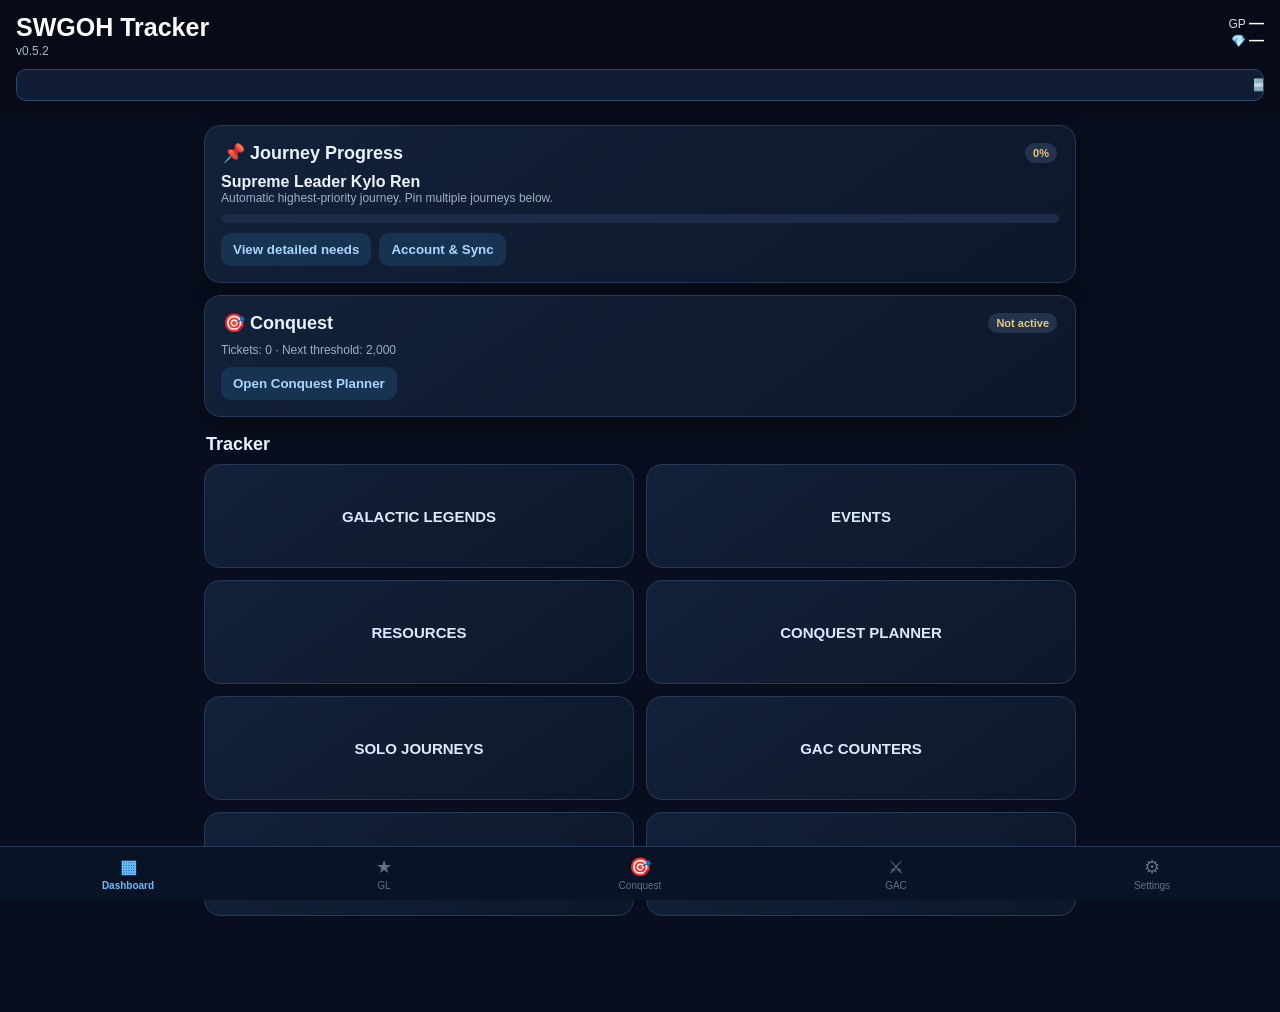
<file: swgoh/index.html>
<!doctype html>
<html lang="en">
<head>
<meta charset="utf-8"><meta name="viewport" content="width=device-width,initial-scale=1,viewport-fit=cover">
<meta name="theme-color" content="#080e1d"><meta name="apple-mobile-web-app-capable" content="yes">
<title>SWGOH Hub · Calendar Edition</title>
<style>
:root{--bg:#080e1d;--card:#101b31;--ink:#edf4ff;--muted:#9eafc9;--line:#263957;--nav:#060b17;--accent:#55b7ff;--good:#39c98a;--warn:#e2b45b;--danger:#ff737d}
*{box-sizing:border-box}body{margin:0;background:var(--bg);color:var(--ink);font-family:-apple-system,BlinkMacSystemFont,"Segoe UI",sans-serif}
header{background:var(--nav);color:#fff;padding:calc(env(safe-area-inset-top) + 14px) 16px 10px;position:sticky;top:0;z-index:20;box-shadow:0 2px 12px #0002}
.top{display:flex;justify-content:space-between;gap:12px;align-items:flex-start}.brand h1{margin:0;font-size:25px;line-height:1.05}.version{color:#aeb8ca;font-size:12px;margin-top:4px}.accountStats{text-align:right;font-size:12px;color:#d5dbea}.accountStats b{font-size:15px;color:#fff}
.news{margin-top:11px;background:#101d35;border:1px solid #2b4770;border-radius:10px;padding:8px 10px;font-size:12px;white-space:nowrap;overflow:hidden;cursor:pointer}.ticker{display:inline-block;padding-left:100%;animation:ticker 18s linear infinite}.news:hover .ticker{animation-play-state:paused}@keyframes ticker{from{transform:translateX(0)}to{transform:translateX(-100%)}}
.main{padding:14px 14px 96px;max-width:900px;margin:auto}.card{background:var(--card);border:1px solid var(--line);border-radius:16px;padding:15px;margin-bottom:12px;box-shadow:0 8px 24px #0005}
.hero{padding:16px}.sectionHead{display:flex;justify-content:space-between;align-items:center;margin:17px 2px 9px}.sectionHead h2{font-size:18px;margin:0}.grid{display:grid;grid-template-columns:1fr 1fr;gap:12px}.tile{background:var(--card);border:1px solid var(--line);border-radius:16px;min-height:104px;padding:16px;display:flex;align-items:center;justify-content:center;text-align:center;font-weight:750;font-size:15px;box-shadow:0 1px 2px #00000008;cursor:pointer}.tile:active{transform:scale(.98)}
.stat{font-size:27px;font-weight:800}.small{font-size:12px;color:var(--muted)}.muted{color:var(--muted)}.row{display:flex;gap:10px;align-items:center}.grow{flex:1}.pill,.chip{display:inline-block;background:#183252;color:#8acbff;padding:4px 8px;border-radius:999px;font-size:11px;font-weight:750}.chip{margin-top:4px}
.bar{height:9px;background:#1c2c46;border-radius:99px;overflow:hidden;margin-top:9px}.bar i{display:block;height:100%;background:linear-gradient(90deg,var(--accent),#e2b45b);border-radius:99px}
.btn{border:0;border-radius:10px;padding:9px 12px;background:var(--accent);color:#fff;font-weight:700;cursor:pointer}.secondary{background:#eaf0ff;color:#1d4ed8}.danger{background:#fee2e2;color:var(--danger)}.actions{display:flex;gap:8px;flex-wrap:wrap;margin-top:10px}
input,select,textarea{width:100%;padding:11px;border:1px solid #d0d5dd;border-radius:10px;font:inherit;background:#0d1930;color:#c6d5eb}label{font-size:12px;color:var(--muted);display:block;margin:9px 0 5px}
.item{padding:12px 0;border-bottom:1px solid var(--line)}.item:last-child{border-bottom:0}.name{font-weight:750}.two{display:grid;grid-template-columns:1fr 1fr;gap:12px}.three{display:grid;grid-template-columns:repeat(3,1fr);gap:10px}
.status{padding:10px;border-radius:10px;background:#172641;margin-top:10px;font-size:12px}.status.good{background:#103b34;color:#8af0c0}.status.warn{background:#3c2d13;color:#f4d18a}.status.bad{background:#3d1b29;color:#ffabb2}
.empty{text-align:center;padding:24px;color:var(--muted)}details summary{cursor:pointer;font-weight:750}.notice{border-left:4px solid var(--accent);padding-left:10px}.rank{font-size:11px;color:var(--muted);font-weight:700}
.nav{position:fixed;bottom:0;left:0;right:0;background:#091326;border-top:1px solid #263957;display:grid;grid-template-columns:repeat(5,1fr);z-index:30;padding-bottom:env(safe-area-inset-bottom)}.nav button{border:0;background:transparent;padding:9px 3px;color:#667085;font-size:10px;cursor:pointer}.nav button span{display:block;font-size:18px;margin-bottom:2px}.nav button.active{color:#8acbff;font-weight:800}
@media(max-width:520px){.grid{gap:9px}.tile{min-height:92px;font-size:13px}.three{grid-template-columns:1fr}.two{grid-template-columns:1fr 1fr}}
input::placeholder{color:#7488a5}select option{background:#0d1930;color:#edf4ff}.card,.tile{background:linear-gradient(145deg,#12213a,#0d172a);border-color:#263957}.tile{color:#dceaff}.sectionHead h2{color:#eaf3ff}.bar i{background:linear-gradient(90deg,#42aaff,#e2b45b)}.nav button.active{color:#65bdff}.btn{background:linear-gradient(135deg,#238bd8,#1764ad)}.btn.secondary{background:#183252;color:#a7d8ff}.pill,.chip{background:#24334c;color:#e7c77c}.news{background:#101d35;border-color:#29466d}</style></head>
<body>
<header><div class="top"><div class="brand"><h1>SWGOH Tracker</h1><div class="version">v0.5.2</div></div><div class="accountStats"><div>GP <b id="gp">—</b></div><div>💎 <b id="crystals">—</b></div></div></div><div class="news" id="news"></div></header>
<main class="main" id="app"></main><div class="nav" id="nav"></div>
<script src="./config.js"></script>
<script>
(()=>{'use strict';
const KEY='swgoh-tracker-v052', APP_VERSION='0.5.2';
const defaults={allyCode:'',profile:null,roster:[],lastSync:'',syncHistory:[],crystals:null,tab:'dashboard',pins:[],priorityOverrides:{},resources:{},events:[],savedTeams:[],conquest:{active:false,progress:0,tickets:0,nextTickets:2000,sector:'—',featsDone:0,featsTotal:0,nextStart:''}};
let state=load(),tab=state.tab||'dashboard';
const nav=[['dashboard','▦','Dashboard'],['gl','★','GL'],['conquest','🎯','Conquest'],['gac','⚔','GAC'],['settings','⚙','Settings']];
const journeys=[
{id:'slkr',name:'Supreme Leader Kylo Ren',type:'GL'},{id:'rey',name:'Rey',type:'GL'},{id:'jml',name:'Jedi Master Luke Skywalker',type:'GL'},{id:'jmk',name:'Jedi Master Kenobi',type:'GL'},{id:'lv',name:'Lord Vader',type:'GL'},{id:'jabba',name:'Jabba the Hutt',type:'GL'},{id:'leia',name:'Leia Organa',type:'GL'},{id:'ph',name:'Pirate King Hondo Ohnaka',type:'GL'},
{id:'aphra',name:'Doctor Aphra',type:'Solo'},{id:'executor',name:'Executor',type:'Solo'},{id:'profundity',name:'Profundity',type:'Solo'},{id:'raddus',name:'Raddus',type:'Solo'}
];
const gacCounters=[['Jabba the Hutt','Leia Organa'],['Lord Vader','Jedi Master Kenobi'],['Supreme Leader Kylo Ren','Jabba the Hutt'],['Rey','Supreme Leader Kylo Ren'],['General Skywalker','Darth Revan'],['Executor','Profundity'],['Profundity','Executor']];
const news=['🆕 v0.5.2 — Functional sync and UI fixes','🔄 Ally Code sync now uses SWGOH.GG public data','🎯 Conquest Planner and ticket tracking','📌 Pinned Journey Progress and manual priorities','⚙️ Settings and repository-editable roadmap'];
function load(){try{return {...defaults,...JSON.parse(localStorage.getItem(KEY)||'{}')}}catch(e){return {...defaults}}}
function save(){state.tab=tab;localStorage.setItem(KEY,JSON.stringify(state))}
function esc(x){return String(x??'').replace(/[&<>"']/g,c=>({'&':'&amp;','<':'&lt;','>':'&gt;','"':'&quot;',"'":'&#39;'}[c]))}
function fmt(n){return n==null||n===''?'—':Number(n).toLocaleString()} function pct(n){return Math.max(0,Math.min(100,Math.round(Number(n)||0)))}
function chars(){return state.roster.filter(x=>!x.ship)}
function progress(x){if(x.progress!=null)return pct(x.progress);return pct((Number(x.currentTier||0)/13)*70+(Number(x.relicTier||0)/9)*30)}
function journeyItems(type){return journeys.filter(j=>type==='all'||j.type===type).map(j=>{let r=state.roster.find(x=>x.name&&x.name.toLowerCase()===j.name.toLowerCase());return {...j,roster:r,progress:r?progress(r):0,pinned:state.pins.includes(j.id),override:state.priorityOverrides[j.id]??null}})}
function sorted(type){return journeyItems(type).sort((a,b)=>{let ao=a.override??0,bo=b.override??0;if(ao!==bo)return bo-ao;if(a.pinned!==b.pinned)return b.pinned-a.pinned;if((a.progress===100)!=(b.progress===100))return a.progress===100?1:-1;return b.progress-a.progress})}
function pageNav(p){tab=p;save();render()}
function render(){
document.getElementById('app').innerHTML=pages[tab]();
document.getElementById('nav').innerHTML=nav.map(x=>`<button class="${tab===x[0]?'active':''}" data-tab="${x[0]}"><span>${x[1]}</span>${x[2]}</button>`).join('');
document.querySelectorAll('[data-tab]').forEach(b=>b.onclick=()=>pageNav(b.dataset.tab));
document.querySelectorAll('[data-page]').forEach(b=>b.onclick=()=>pageNav(b.dataset.page));bind();
document.getElementById('gp').textContent=fmt(state.profile?.gp??state.profile?.galacticPower);
document.getElementById('crystals').textContent=fmt(state.crystals);
if(tab==='settings')loadUpcoming();
}
function progressCard(){let j=sorted('GL').find(x=>x.progress<100)||sorted('GL')[0];return `<div class="card hero"><div class="sectionHead" style="margin-top:0"><h2>📌 Journey Progress</h2><span class="pill">${j?pct(j.progress):0}%</span></div><div class="name">${esc(j?.name||'No journey selected')}</div><div class="small">${state.pins.length?'Pinned: '+state.pins.map(id=>esc(journeys.find(x=>x.id===id)?.name||id)).join(', '):'Automatic highest-priority journey. Pin multiple journeys below.'}</div><div class="bar"><i style="width:${pct(j?.progress)}%"></i></div><div class="actions"><button class="btn secondary" data-page="gl">View detailed needs</button><button class="btn secondary" data-page="settings">Account & Sync</button></div></div>`}
const pages={
dashboard(){return `${progressCard()}<div class="card hero"><div class="sectionHead" style="margin-top:0"><h2>🎯 Conquest</h2><span class="pill">${state.conquest.active?pct(state.conquest.progress)+'%':'Not active'}</span></div><div class="small">Tickets: ${fmt(state.conquest.tickets)} · Next threshold: ${fmt(state.conquest.nextTickets)}</div><div class="actions"><button class="btn secondary" data-page="conquest">Open Conquest Planner</button></div></div><div class="sectionHead"><h2>Tracker</h2></div><div class="grid">${[['gl','GALACTIC LEGENDS'],['events','EVENTS'],['resources','RESOURCES'],['conquest','CONQUEST PLANNER'],['solo','SOLO JOURNEYS'],['gac','GAC COUNTERS'],['characters','CHARACTERS'],['teams','TEAMS']].map(x=>`<div class="tile" data-page="${x[0]}">${x[1]}</div>`).join('')}</div>`},
gl(){return journeyPage('Galactic Legends','Roster-driven GL progress. Completed journeys go to the bottom; highest progress first.','GL')},
solo(){return journeyPage('Solo Journeys','Independent journey and ship progression.','Solo')},
priorities(){let l=sorted('all');return `<div class="sectionHead"><h2>My Priorities</h2></div><div class="card"><div class="small">Automatic ranking uses progress, pins and completion. Manual overrides take precedence.</div></div><div class="card">${l.map((j,i)=>`<div class="item"><div class="row"><div class="grow"><span class="rank">#${i+1}</span> <span class="name">${esc(j.name)}</span><div class="small">${j.type} · ${j.progress}%</div></div><select data-priority="${j.id}"><option value="">Automatic</option><option value="100" ${j.override===100?'selected':''}>Highest</option><option value="80" ${j.override===80?'selected':''}>High</option><option value="50" ${j.override===50?'selected':''}>Medium</option><option value="20" ${j.override===20?'selected':''}>Low</option></select></div></div>`).join('')}</div>`},
characters(){return `<div class="sectionHead"><h2>Characters</h2></div><div class="card">${chars().length?chars().map(x=>`<div class="item"><div class="row"><div class="grow"><div class="name">${esc(x.name||x.id)}</div><div class="small">Gear ${esc(x.currentTier??'—')} · Relic ${esc(x.relicTier??0)}</div></div><span class="pill">${progress(x)}%</span></div><div class="bar"><i style="width:${progress(x)}%"></i></div></div>`).join(''):'<div class="empty">Sync your Ally Code to populate your roster.</div>'}</div>`},
resources(){return `<div class="sectionHead"><h2>Resources</h2></div><div class="card"><div class="notice"><b>Automatic roster sync</b><div class="small">Public sync covers roster/account data. Private inventory remains manual until a proper authenticated provider is available.</div></div><label>Resource</label><input id="resourceName" placeholder="e.g. Kyrotech Shock Prod"><label>Quantity</label><input id="resourceQty" type="number" min="0"><div class="actions"><button class="btn" data-add-resource>Add Resource</button></div></div><div class="card">${Object.entries(state.resources).map(([k,v])=>`<div class="item row"><b class="grow">${esc(k)}</b><span class="pill">${fmt(v)}</span></div>`).join('')||'<div class="empty">No manually tracked resources.</div>'}</div>`},
conquest(){let c=state.conquest;return `<div class="sectionHead"><h2>Conquest Planner</h2><button class="btn secondary" data-toggle-conquest>${c.active?'Set inactive':'Set active'}</button></div><div class="card"><div class="three"><div><div class="small">Progress</div><div class="stat">${c.active?pct(c.progress)+'%':'—'}</div></div><div><div class="small">Tickets</div><div class="stat">${fmt(c.tickets)}</div></div><div><div class="small">Next</div><div class="stat">${fmt(c.nextTickets)}</div></div></div><label>Sector</label><input id="cSector" value="${esc(c.sector)}"><label>Progress %</label><input id="cProgress" type="number" min="0" max="100" value="${pct(c.progress)}"><div class="two"><div><label>Feats completed</label><input id="cFeatsDone" type="number" value="${c.featsDone}"></div><div><label>Total feats</label><input id="cFeatsTotal" type="number" value="${c.featsTotal}"></div></div><div class="two"><div><label>Tickets</label><input id="cTickets" type="number" value="${c.tickets}"></div><div><label>Next threshold</label><input id="cNext" type="number" value="${c.nextTickets}"></div></div><div class="actions"><button class="btn" data-save-conquest>Save Conquest</button></div></div>`},
gac(){return `<div class="sectionHead"><h2>GAC Counters</h2></div><div class="card">${gacCounters.map(x=>`<div class="item"><div class="name">${esc(x[0])}</div><div class="small">Counter: ${esc(x[1])}</div></div>`).join('')}</div>`},
events(){return `<div class="sectionHead"><h2>Events</h2></div><div class="card"><label>Event name</label><input id="eventName"><label><input id="eventWatch" type="checkbox"> Add to watchlist</label><div class="actions"><button class="btn" data-add-event>Add Event</button></div></div><div class="card">${state.events.map((e,i)=>`<div class="item row"><div class="grow"><b>${esc(e.name)}</b><div class="small">${e.watch?'⭐ Watchlist':'History'} · ${esc(e.date)}</div></div><button class="btn danger" data-del-event="${i}">Remove</button></div>`).join('')||'<div class="empty">No events tracked.</div>'}</div>`},
teams(){return `<div class="sectionHead"><h2>Team Builder</h2></div><div class="card"><label>Team name</label><input id="teamName"><label>Characters</label><input id="teamChars" placeholder="Names separated by commas"><div class="actions"><button class="btn" data-add-team>Save Team</button></div></div><div class="card">${state.savedTeams.map((t,i)=>`<div class="item row"><div class="grow"><b>${esc(t.name)}</b><div class="small">${esc(t.chars)}</div></div><button class="btn danger" data-del-team="${i}">Remove</button></div>`).join('')||'<div class="empty">No saved teams.</div>'}</div>`},
settings(){return `<div class="card"><h2>Account & Sync</h2><label>Ally Code</label><input id="ally" inputmode="numeric" placeholder="337627356" value="${esc(state.allyCode)}"><div class="actions"><button class="btn" data-save-ally>Save Ally Code</button><button class="btn secondary" data-sync>Sync Now</button></div><div id="syncStatus" class="status">${state.lastSync?'🟢 Last successful sync: '+esc(state.lastSync):'🟠 Not synced yet.'}</div></div>
<div class="card"><h2>Version History</h2>${versionHistory().map(v=>`<details class="item"><summary>${v.icon} ${v.v}${v.v===`v${APP_VERSION}`?' — Current':''}</summary><ul>${v.items.map(i=>`<li>${i}</li>`).join('')}</ul></details>`).join('')}</div>
<div class="card"><h2>🚀 Upcoming Features</h2><div class="small">Edit <b>data/upcoming-features.json</b>; the app renders its contents automatically.</div><div id="upcoming">Loading…</div></div>
<div class="card"><h2>Backup</h2><div class="actions"><button class="btn secondary" data-export>Export local data</button><button class="btn danger" data-reset>Reset local data</button></div></div>`}
};
function journeyPage(title,desc,type){let l=sorted(type);return `<div class="sectionHead"><h2>${title}</h2><button class="btn secondary" data-page="priorities">Priorities</button></div><div class="card"><div class="small">${desc}</div></div><div class="card">${l.map((j,i)=>`<details class="item" ${i===0?'open':''}><summary><span class="row"><span class="grow">${j.pinned?'📌 ':''}<span class="name">${esc(j.name)}</span><span class="pill">${j.progress}%</span></span></summary><div class="small">${j.roster?'Found in synced roster.':'Not currently identified in synced roster.'}</div><div class="bar"><i style="width:${j.progress}%"></i></div><div class="actions"><button class="btn secondary" data-pin="${j.id}">${j.pinned?'Unpin':'Pin'}</button><button class="btn secondary" data-page="resources">View resource needs</button></div></details>`).join('')}</div>`}
function versionHistory(){return[
{v:'v0.5.2',icon:'🔄',items:['Functional SWGOH.GG public roster sync boundary','Working Ally Code save and Sync Now','GL/Solo pages consume synced roster data','Upcoming Features JSON is rendered automatically','Dashboard bottom navigation is hidden on Dashboard','News ticker continuously scrolls','Version History converted to icon-led bullet points']},
{v:'v0.5',icon:'🚀',items:['Dashboard redesign and persistent GP/Crystals header','Journey Progress, Conquest, GAC, Events, Resources and Priorities foundations','Square navigation tiles','Repository-editable Upcoming Features']},
{v:'v0.4',icon:'🛠️',items:['PWA foundation, navigation and Ally Code account screen','Experimental backend sync boundary and local data']},
{v:'v0.3',icon:'ℹ️',items:['Not released']},
{v:'v0.2',icon:'📱',items:['Initial installable iPhone PWA prototype','Dashboard, character gear/relic tracking, resources and local storage']}
]}
function bind(){
document.querySelectorAll('[data-pin]').forEach(b=>b.onclick=()=>{let id=b.dataset.pin;state.pins=state.pins.includes(id)?state.pins.filter(x=>x!==id):[...state.pins,id];save();render()});
document.querySelectorAll('[data-priority]').forEach(s=>s.onchange=()=>{state.priorityOverrides[s.dataset.priority]=s.value?Number(s.value):null;save();render()});
let a=document.querySelector('[data-save-ally]');if(a)a.onclick=()=>{let v=document.getElementById('ally').value.replace(/\D/g,'');if(v.length!==9)return alert('Ally Code must be 9 digits.');state.allyCode=v;save();render()};
let sy=document.querySelector('[data-sync]');if(sy)sy.onclick=syncNow;
let tc=document.querySelector('[data-toggle-conquest]');if(tc)tc.onclick=()=>{state.conquest.active=!state.conquest.active;save();render()};
let sc=document.querySelector('[data-save-conquest]');if(sc)sc.onclick=()=>{let c=state.conquest;c.sector=document.getElementById('cSector').value;c.progress=pct(document.getElementById('cProgress').value);c.featsDone=Number(document.getElementById('cFeatsDone').value)||0;c.featsTotal=Number(document.getElementById('cFeatsTotal').value)||0;c.tickets=Number(document.getElementById('cTickets').value)||0;c.nextTickets=Number(document.getElementById('cNext').value)||2000;save();render()};
let ar=document.querySelector('[data-add-resource]');if(ar)ar.onclick=()=>{let n=document.getElementById('resourceName').value.trim(),q=Number(document.getElementById('resourceQty').value)||0;if(n){state.resources[n]=q;save();render()}};
let ae=document.querySelector('[data-add-event]');if(ae)ae.onclick=()=>{let n=document.getElementById('eventName').value.trim();if(n){state.events.push({name:n,watch:document.getElementById('eventWatch').checked,date:new Date().toLocaleDateString()});save();render()}};
document.querySelectorAll('[data-del-event]').forEach(b=>b.onclick=()=>{state.events.splice(+b.dataset.delEvent,1);save();render()});
let at=document.querySelector('[data-add-team]');if(at)at.onclick=()=>{let n=document.getElementById('teamName').value.trim(),c=document.getElementById('teamChars').value.trim();if(n){state.savedTeams.push({name:n,chars:c});save();render()}};
document.querySelectorAll('[data-del-team]').forEach(b=>b.onclick=()=>{state.savedTeams.splice(+b.dataset.delTeam,1);save();render()});
let ex=document.querySelector('[data-export]');if(ex)ex.onclick=()=>{let a=document.createElement('a');a.href=URL.createObjectURL(new Blob([JSON.stringify(state,null,2)],{type:'application/json'}));a.download='swgoh-tracker-backup.json';a.click()};
let re=document.querySelector('[data-reset]');if(re)re.onclick=()=>{if(confirm('Reset local data?')){state={...defaults};save();render()}};
}
async function syncNow(){
let code=(state.allyCode||'').replace(/\D/g,'');if(code.length!==9)return alert('Save a 9-digit Ally Code first.');
let box=document.getElementById('syncStatus');if(box){box.className='status warn';box.textContent='🔄 Syncing public SWGOH.GG data…'}
try{let base=(window.SWGOH_CONFIG?.API_BASE||'/api').replace(/\/$/,'');let r=await fetch(base+'/sync',{method:'POST',headers:{'Content-Type':'application/json'},body:JSON.stringify({allyCode:code})});if(!r.ok)throw new Error(await r.text());let d=await r.json();state.profile=d.profile||null;state.roster=d.roster||[];state.crystals=d.crystals??state.crystals;state.lastSync=new Date().toLocaleString();state.syncHistory.push({date:state.lastSync,rosterCount:state.roster.length,gp:state.profile?.gp||0});save();render()}catch(e){if(box){box.className='status bad';box.textContent='❌ Sync failed: '+e.message}}}
async function loadUpcoming(){try{let r=await fetch('./data/upcoming-features.json',{cache:'no-store'});let items=await r.json();let el=document.getElementById('upcoming');if(el)el.innerHTML=items.map(x=>`<div class="item"><b>${esc(x.title)}</b><div><span class="chip">${esc(x.status)}</span></div><div class="small">${esc(x.description)}</div></div>`).join('')}catch(e){let el=document.getElementById('upcoming');if(el)el.innerHTML='<div class="status bad">Unable to load upcoming-features.json.</div>'}}
function startNews(){let el=document.getElementById('news');el.innerHTML='<span class="ticker">'+news.join(' &nbsp; • &nbsp; ')+'</span>';el.onclick=()=>pageNav('settings')}
render();startNews();
})();
</script></body></html>
</file>
